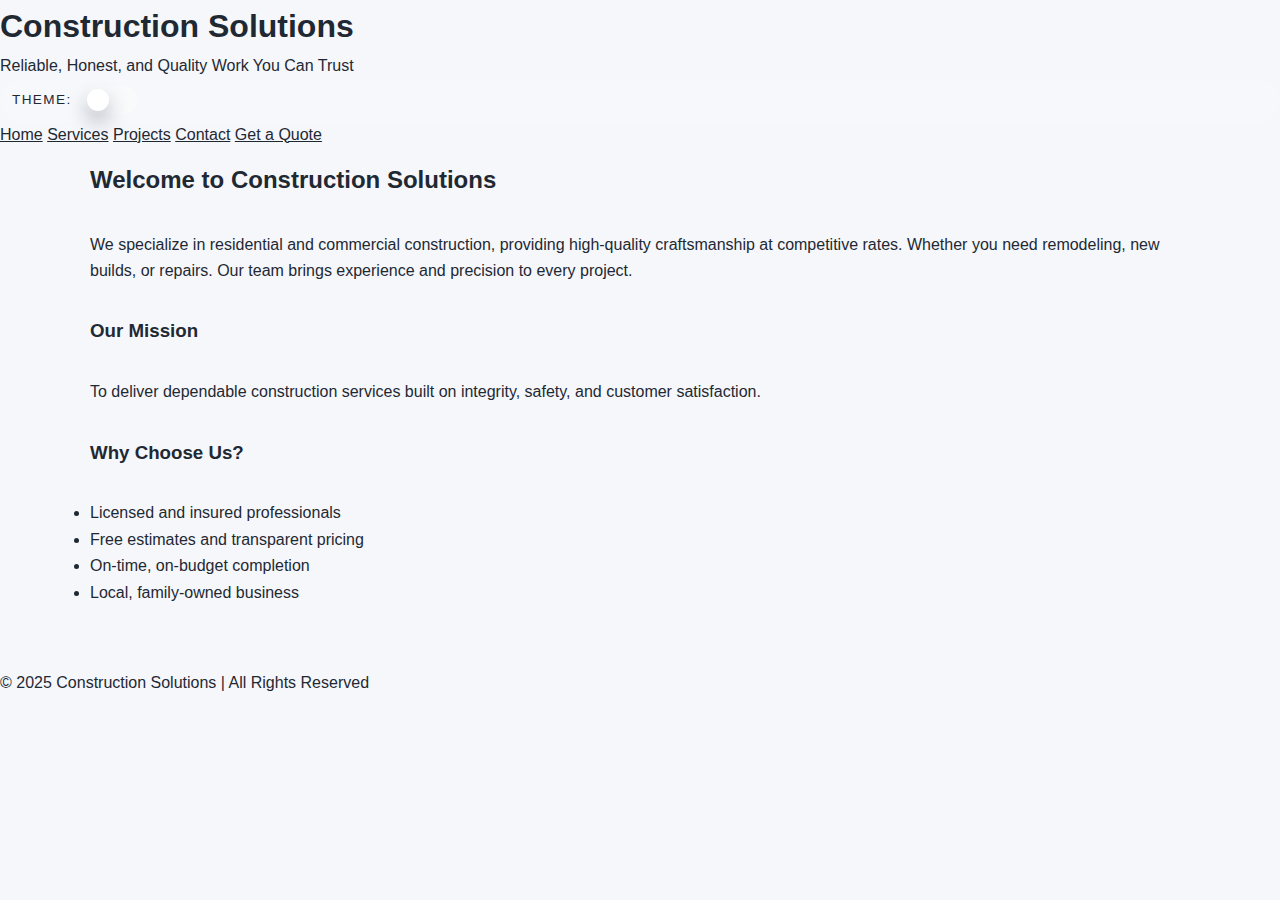
<file: index.html>
<!DOCTYPE html>
<html lang="en">

<head>
    <meta charset="UTF-8">
    <meta name="viewport" content="width=device-width, initial-scale=1.0">
    <title>Construction Solutions</title>
    <link rel="stylesheet" href="style.css">
</head>
<!--Git Commit/Push Test-Luis-->
<body>
    <header>
        <h1>Construction Solutions</h1>
        <p>Reliable, Honest, and Quality Work You Can Trust</p>
        <div class="theme-toggle">
            <span class="toggle-label">Theme:</span>
            <label class="switch">
                <input type="checkbox" id="themeSwitch" aria-label="Toggle dark mode">
                <span class="slider"></span>
            </label>
        </div>
    </header>

    <nav>
        <a href="index.html">Home</a>
        <a href="services.html">Services</a>
        <a href="projects.html">Projects</a>
        <a href="contact.html">Contact</a>
        <a href="quote.html">Get a Quote</a>
    </nav>

    <main>
        <h2>Welcome to Construction Solutions</h2>
        <p>
            We specialize in residential and commercial construction, providing high-quality craftsmanship at
            competitive rates.
            Whether you need remodeling, new builds, or repairs. Our team brings experience and precision to every
            project.
        </p>

        <h3>Our Mission</h3>
        <p>To deliver dependable construction services built on integrity, safety, and customer satisfaction.</p>

        <h3>Why Choose Us?</h3>
        <ul>
            <li>Licensed and insured professionals</li>
            <li>Free estimates and transparent pricing</li>
            <li>On-time, on-budget completion</li>
            <li>Local, family-owned business</li>
        </ul>
    </main>

    <footer>
        <p>&copy; 2025 Construction Solutions | All Rights Reserved</p>
    </footer>

    <script src="script.js"></script>
</body>

</html>
</file>
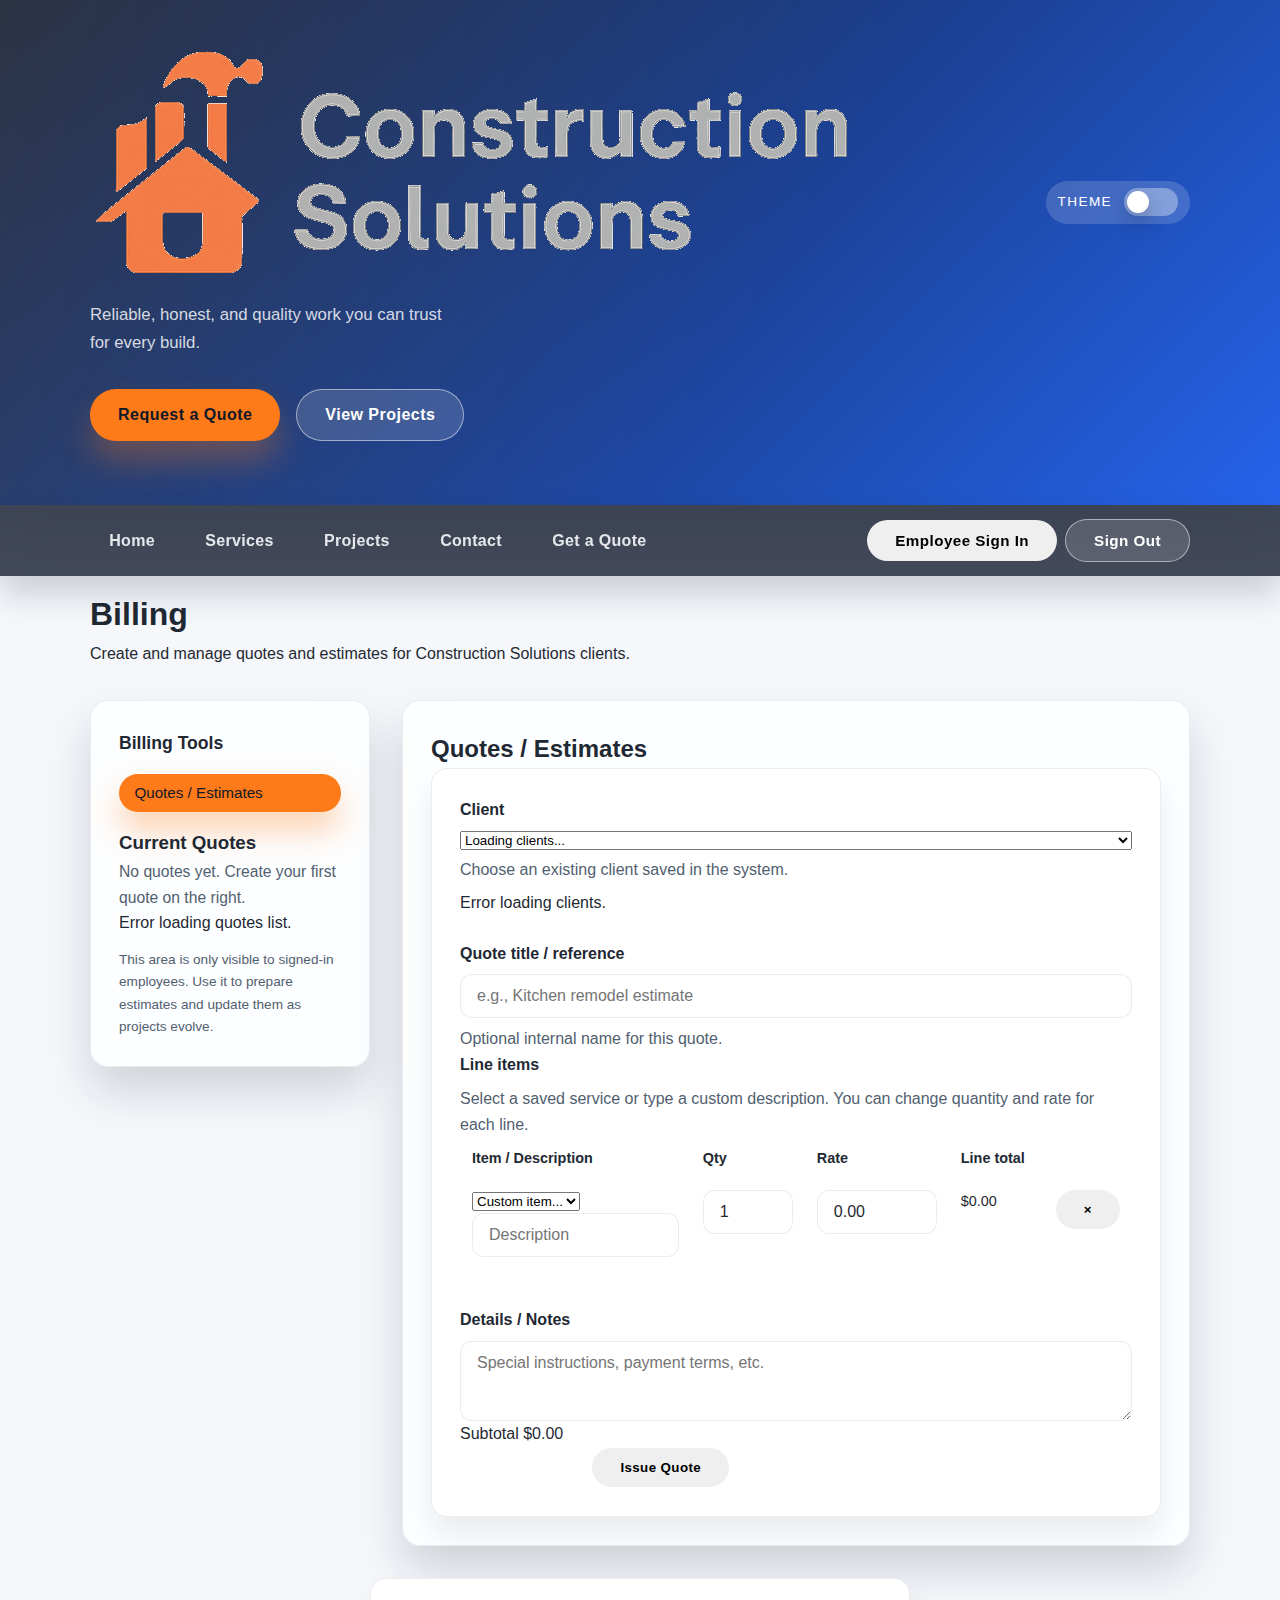
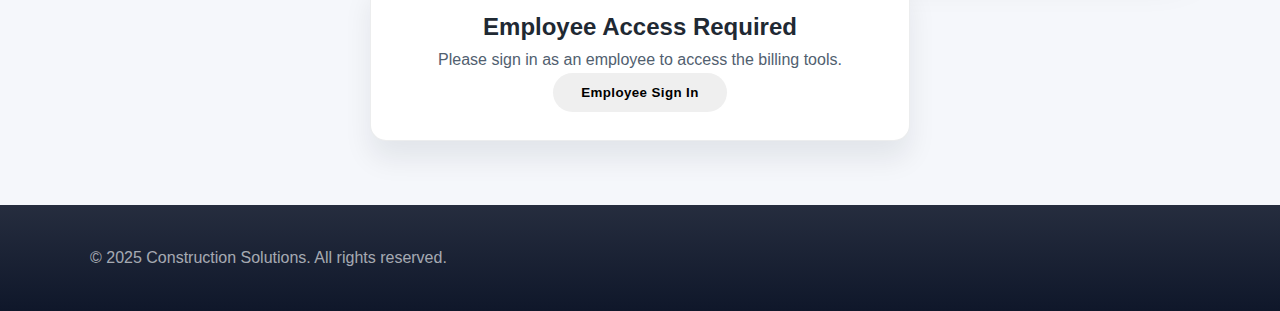
<file: billing.html>
<!DOCTYPE html>
<html lang="en">
<head>
    <meta charset="UTF-8">
    <title>Billing | Construction Solutions</title>
    <link rel="stylesheet" href="style.css">
</head>
<body>
    <!-- Header / Nav -->
    <header class="site-header">
    <div class="header-inner">
        <div class="header-bar">
            <div class="branding">
                <img src="constructionSolutionsLogoT.png" alt="Construction Solutions Logo">
                <p class="tagline">Reliable, honest, and quality work you can trust for every build.</p>
            </div>

            <div class="theme-toggle">
                <span class="toggle-label">Theme</span>
                <label class="switch">
                    <input type="checkbox" id="themeSwitch" aria-label="Toggle dark mode">
                    <span class="slider"></span>
                </label>
            </div>
        </div>

        <div class="header-cta">
            <a class="btn primary" href="quote.html">Request a Quote</a>
            <a class="btn secondary" href="projects.html">View Projects</a>
        </div>
    </div>
</header>

<nav class="site-nav">
    <div class="nav-inner">
        <div class="nav-links">
            <a href="index.html">Home</a>
            <a href="services.html">Services</a>
            <a href="projects.html">Projects</a>
            <a href="contact.html">Contact</a>
            <a href="quote.html">Get a Quote</a>
            <a href="employee-dashboard.html" data-auth-link>Employee Dashboard</a>
            <a href="billing.html" class="active" data-auth-link>Billing</a>
        </div>

        <div class="nav-actions">
            <span class="auth-status" data-auth-status hidden>Signed in</span>
            <button class="btn nav-auth" type="button" data-open-auth>Employee Sign In</button>
            <button class="btn nav-auth secondary" type="button" data-sign-out hidden>Sign Out</button>
        </div>
    </div>
</nav>

    <!-- Auth overlay -->
    <div class="auth-overlay" data-auth-overlay hidden>
        <div class="auth-modal">
            <button class="auth-close" type="button" data-close-auth>&times;</button>
            <h2>Employee Sign In</h2>
            <p class="auth-note">
                Use the credentials provided in class to access the employee tools.
            </p>
            <form class="auth-form" data-auth-form>
                <label>
                    <span>Email</span>
                    <input type="email" name="email" required placeholder="you@example.com">
                </label>
                <label>
                    <span>Password</span>
                    <input type="password" name="password" required placeholder="********">
                </label>
                <button class="btn full-width" type="submit">Sign In</button>
            </form>
        </div>
    </div>

    <main>
        <!-- Small hero -->
        <section class="hero hero-small">
            <div class="container">
                <h1>Billing</h1>
                <p class="hero-subtitle">
                    Create and manage quotes and estimates for Construction Solutions clients.
                </p>
            </div>
        </section>

        <!-- EMPLOYEE-ONLY CONTENT -->
        <section class="section" data-auth-only>
            <div class="container">
                <div class="billing-layout">
                    <aside class="billing-sidebar">
                        <h2>Billing Tools</h2>

                        <!-- We keep a single "Quotes / Estimates" header, no invoice tab -->
                        <ul class="billing-menu">
                            <li>
                                <button type="button"
                                        class="billing-tab active"
                                        data-billing-tab="quotes">
                                    Quotes / Estimates
                                </button>
                            </li>
                        </ul>

                        <!-- Quotes list (sidebar) -->
                        <div class="billing-sidebar-section" data-sidebar="quotes">
                            <h3>Current Quotes</h3>
                            <p id="billing-quotes-empty" class="muted">
                                No quotes yet. Create your first quote on the right.
                            </p>
                            <div class="form-error" id="billing-quotes-error" hidden></div>
                            <ul id="billing-quotes-list" class="billing-quote-list"></ul>
                        </div>

                        <p class="billing-note">
                            This area is only visible to signed-in employees. Use it to prepare
                            estimates and update them as projects evolve.
                        </p>
                    </aside>

                    <div class="billing-content">
                        <!-- QUOTES PANEL ONLY -->
                        <section class="billing-panel" data-billing-panel="quotes">
                            <h2>Quotes / Estimates</h2>

                            <div class="card">
                                <!-- TOP: client + quote meta -->
                                <div class="form-grid two-columns">
                                    <div class="field">
                                        <label for="billing-client-select">Client</label>
                                        <select id="billing-client-select">
                                            <option value="">Loading clients...</option>
                                        </select>
                                        <p class="form-hint">
                                            Choose an existing client saved in the system.
                                        </p>
                                        <div class="form-error" id="billing-clients-error" hidden></div>
                                    </div>

                                    <div class="field">
                                        <label for="billing-quote-title">Quote title / reference</label>
                                        <input
                                            type="text"
                                            id="billing-quote-title"
                                            placeholder="e.g., Kitchen remodel estimate"
                                        >
                                        <p class="form-hint">
                                            Optional internal name for this quote.
                                        </p>
                                    </div>
                                </div>

                                <!-- LINE ITEMS -->
                                <div class="quote-items-header">
                                    <div class="field">
                                        <label>Line items</label>
                                        <p class="form-hint">
                                            Select a saved service or type a custom description.
                                            You can change quantity and rate for each line.
                                        </p>
                                    </div>
                                </div>

                                <div class="table-wrapper">
                                    <table class="job-table billing-table">
                                        <thead>
                                            <tr>
                                                <th style="width: 45%;">Item / Description</th>
                                                <th style="width: 10%;">Qty</th>
                                                <th style="width: 15%;">Rate</th>
                                                <th style="width: 15%;">Line total</th>
                                                <th style="width: 5%;"></th>
                                            </tr>
                                        </thead>
                                        <tbody id="billing-items-body">
                                            <!-- JS will insert rows here -->
                                        </tbody>
                                    </table>
                                </div>

                                <button type="button"
                                        class="btn secondary"
                                        id="billing-add-item">
                                    + Add line item
                                </button>

                                <!-- NOTES + TOTAL -->
                                <div class="quote-footer">
                                    <div class="field">
                                        <label for="billing-notes">Details / Notes</label>
                                        <textarea
                                            id="billing-notes"
                                            rows="3"
                                            placeholder="Special instructions, payment terms, etc."></textarea>
                                    </div>

                                    <div class="quote-summary">
                                        <div class="quote-total-row">
                                            <span>Subtotal</span>
                                            <span id="billing-subtotal">$0.00</span>
                                        </div>
                                    </div>
                                </div>

                                <!-- ACTIONS (quotes only; no convert button) -->
                                <div class="billing-actions">
                                    <button type="button"
                                            class="btn secondary"
                                            id="billing-save-draft">
                                        Save Draft
                                    </button>
                                    <button type="button"
                                            class="btn"
                                            id="billing-issue-quote">
                                        Issue Quote
                                    </button>
                                </div>
                            </div>
                        </section>
                    </div>
                </div>
            </div>
        </section>

        <!-- GUEST VIEW (if not signed in) -->
        <section class="section" data-auth-guest-only>
            <div class="container">
                <div class="card notice-card">
                    <h2>Employee Access Required</h2>
                    <p>
                        Please sign in as an employee to access the billing tools.
                    </p>
                    <button class="btn" type="button" data-open-auth>Employee Sign In</button>
                </div>
            </div>
        </section>
    </main>

    <footer class="site-footer">
        <div class="container footer-inner">
            <p>&copy; 2025 Construction Solutions. All rights reserved.</p>
        </div>
    </footer>

    <script src="script.js"></script>
    <script src="billing.js"></script>
</body>
</html>
</file>
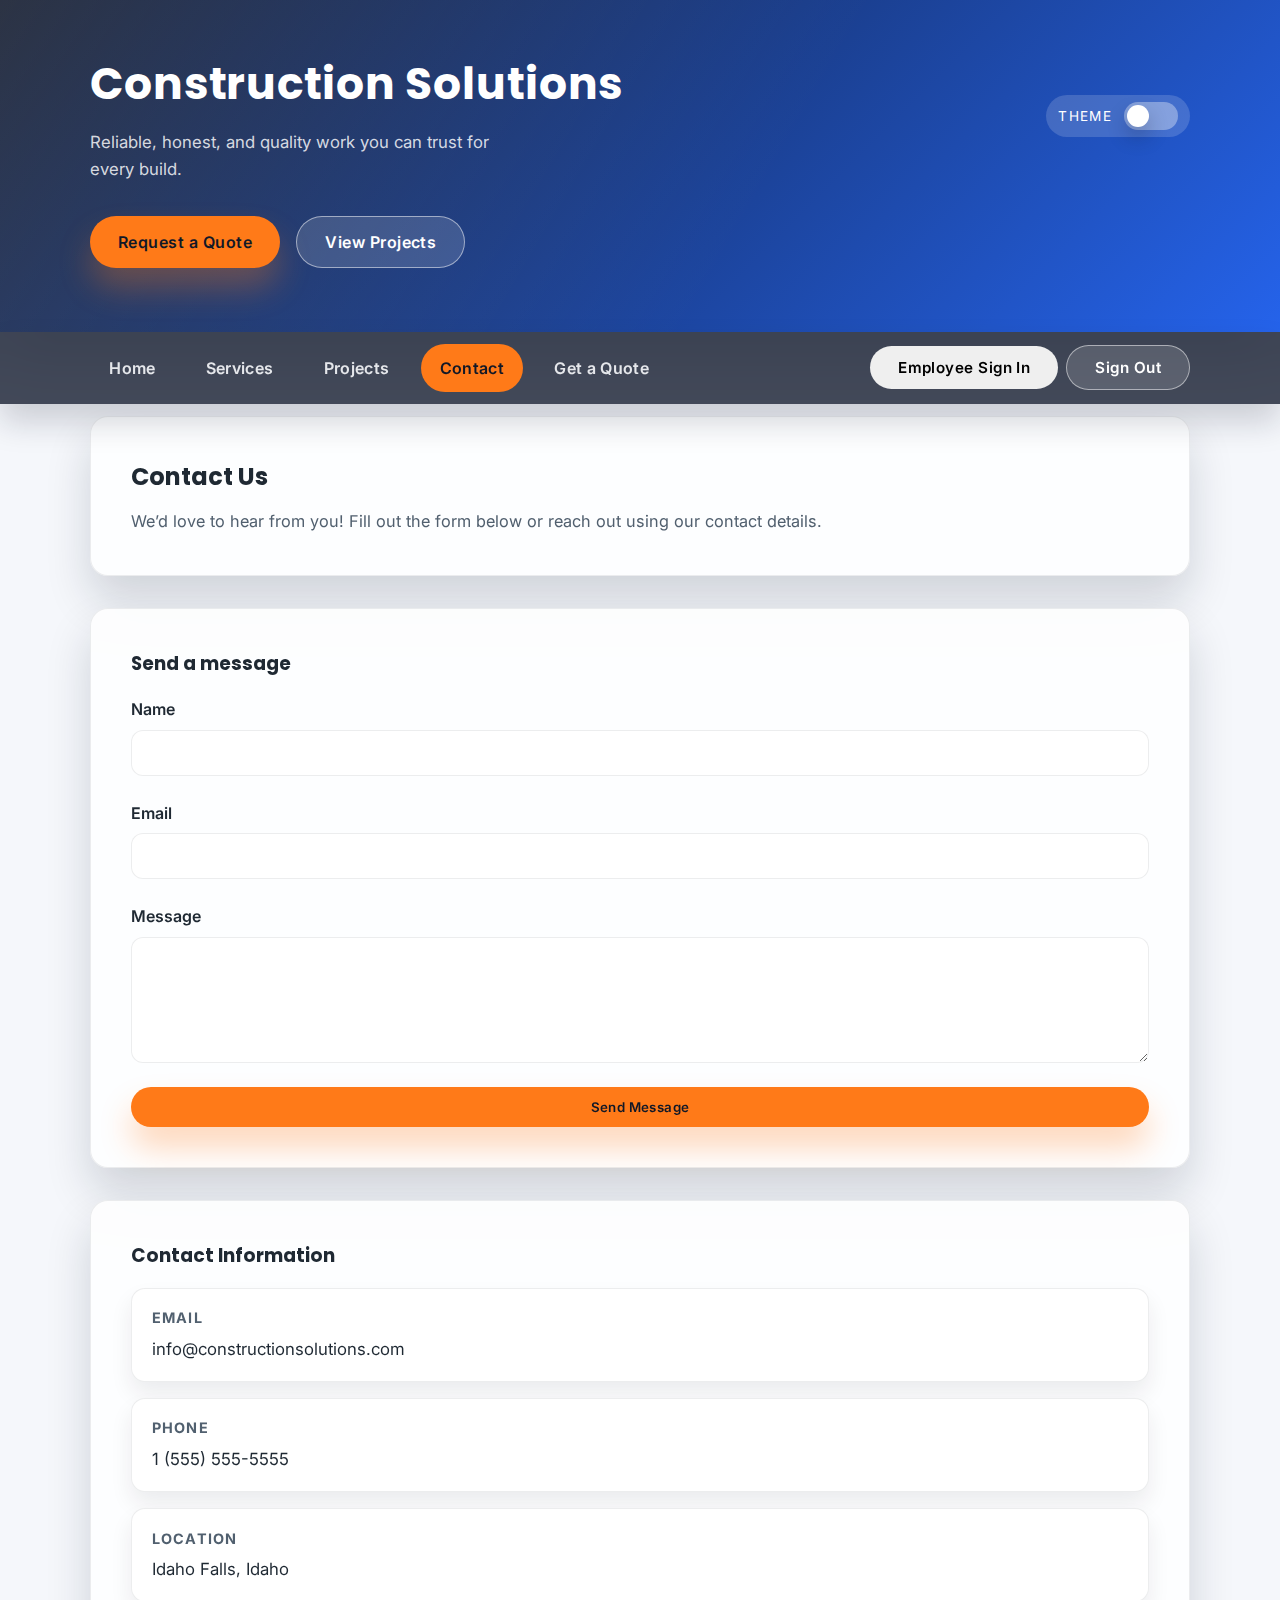
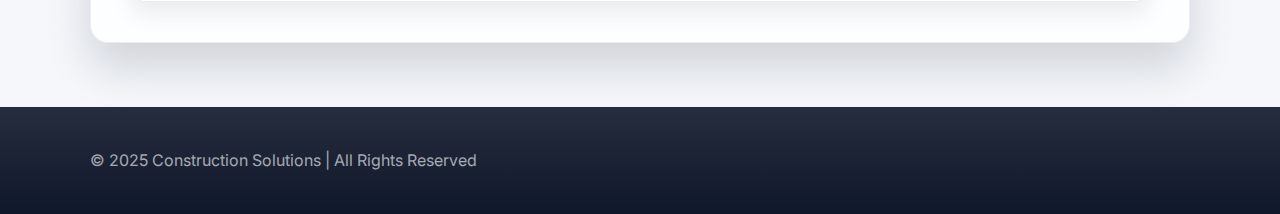
<file: contact.html>
<!DOCTYPE html>
<html lang="en">

<head>
    <meta charset="UTF-8">
    <meta name="viewport" content="width=device-width, initial-scale=1.0">
    <title>Contact Us - Construction Solutions</title>
    <link rel="preconnect" href="https://fonts.googleapis.com">
    <link rel="preconnect" href="https://fonts.gstatic.com" crossorigin>
    <link
        href="https://fonts.googleapis.com/css2?family=Inter:wght@400;500;600;700&family=Poppins:wght@500;600&display=swap"
        rel="stylesheet">
    <link rel="stylesheet" href="style.css">
</head>

<body>
    <header class="site-header">
        <div class="header-inner">
            <div class="header-bar">
                <div class="branding">
                    <h1>Construction Solutions</h1>
                    <p class="tagline">Reliable, honest, and quality work you can trust for every build.</p>
                </div>
                <div class="theme-toggle">
                    <span class="toggle-label">Theme</span>
                    <label class="switch">
                        <input type="checkbox" id="themeSwitch" aria-label="Toggle dark mode">
                        <span class="slider"></span>
                    </label>
                </div>
            </div>
            <div class="header-cta">
                <a class="btn primary" href="quote.html">Request a Quote</a>
                <a class="btn secondary" href="projects.html">View Projects</a>
            </div>
        </div>
    </header>

    <nav class="site-nav">
        <div class="nav-inner">
            <div class="nav-links">
                <a href="index.html">Home</a>
                <a href="services.html">Services</a>
                <a href="projects.html">Projects</a>
                <a class="active" href="contact.html">Contact</a>
                <a href="quote.html">Get a Quote</a>
                <a class="employee-link" href="employee-dashboard.html" data-auth-link hidden>Employee Dashboard</a>
            </div>
            <div class="nav-actions">
                <span class="auth-status" data-auth-status hidden>Signed in</span>
                <button class="btn nav-auth" type="button" data-open-auth>Employee Sign In</button>
                <button class="btn nav-auth secondary" type="button" data-sign-out hidden>Sign Out</button>
            </div>
        </div>
    </nav>

    <div class="auth-overlay" id="authOverlay" aria-hidden="true">
        <div class="auth-modal" role="dialog" aria-modal="true" aria-labelledby="authTitle">
            <button class="auth-close" type="button" data-close-auth aria-label="Close sign in form">&times;</button>
            <h3 id="authTitle">Employee Sign In</h3>
            <p class="auth-copy">Access schedules, punch lists, and updates from the employee dashboard.</p>
            <form id="authForm">
                <div class="form-grid">
                    <div class="field">
                        <label for="authEmail">Work Email</label>
                        <input type="email" id="authEmail" name="email" autocomplete="username"
                            placeholder="you@constructionsolutions.com" required>
                    </div>
                    <div class="field">
                        <label for="authCode">Access Code</label>
                        <input type="password" id="authCode" name="accessCode" autocomplete="current-password"
                            placeholder="Enter your access code" required>
                        <p class="form-help">Demo access code: <strong>classtest</strong></p>
                    </div>
                </div>
                <p class="auth-feedback" data-auth-feedback role="alert"></p>
                <button class="btn primary" type="submit">Sign In</button>
            </form>
        </div>
    </div>

    <main>
        <section class="panel intro">
            <h2>Contact Us</h2>
            <p>We’d love to hear from you! Fill out the form below or reach out using our contact details.</p>
        </section>

        <section class="panel">
            <h3>Send a message</h3>
            <form action="#" method="post" class="form-grid">
                <div class="field">
                    <label for="name">Name</label>
                    <input type="text" id="name" name="name" required>
                </div>
                <div class="field">
                    <label for="email">Email</label>
                    <input type="email" id="email" name="email" required>
                </div>
                <div class="field">
                    <label for="message">Message</label>
                    <textarea id="message" name="message" rows="5" required></textarea>
                </div>
                <button class="btn primary" type="submit">Send Message</button>
            </form>
        </section>

        <section class="panel">
            <h3>Contact Information</h3>
            <ul class="detail-list">
                <li>
                    <strong>Email</strong>
                    <span>info@constructionsolutions.com</span>
                </li>
                <li>
                    <strong>Phone</strong>
                    <span>1 (555) 555-5555</span>
                </li>
                <li>
                    <strong>Location</strong>
                    <span>Idaho Falls, Idaho</span>
                </li>
            </ul>
        </section>
    </main>

    <footer class="site-footer">
        <div class="footer-inner">
            <p>&copy; 2025 Construction Solutions | All Rights Reserved</p>
        </div>
    </footer>

    <script src="script.js"></script>
</body>

</html>
</file>
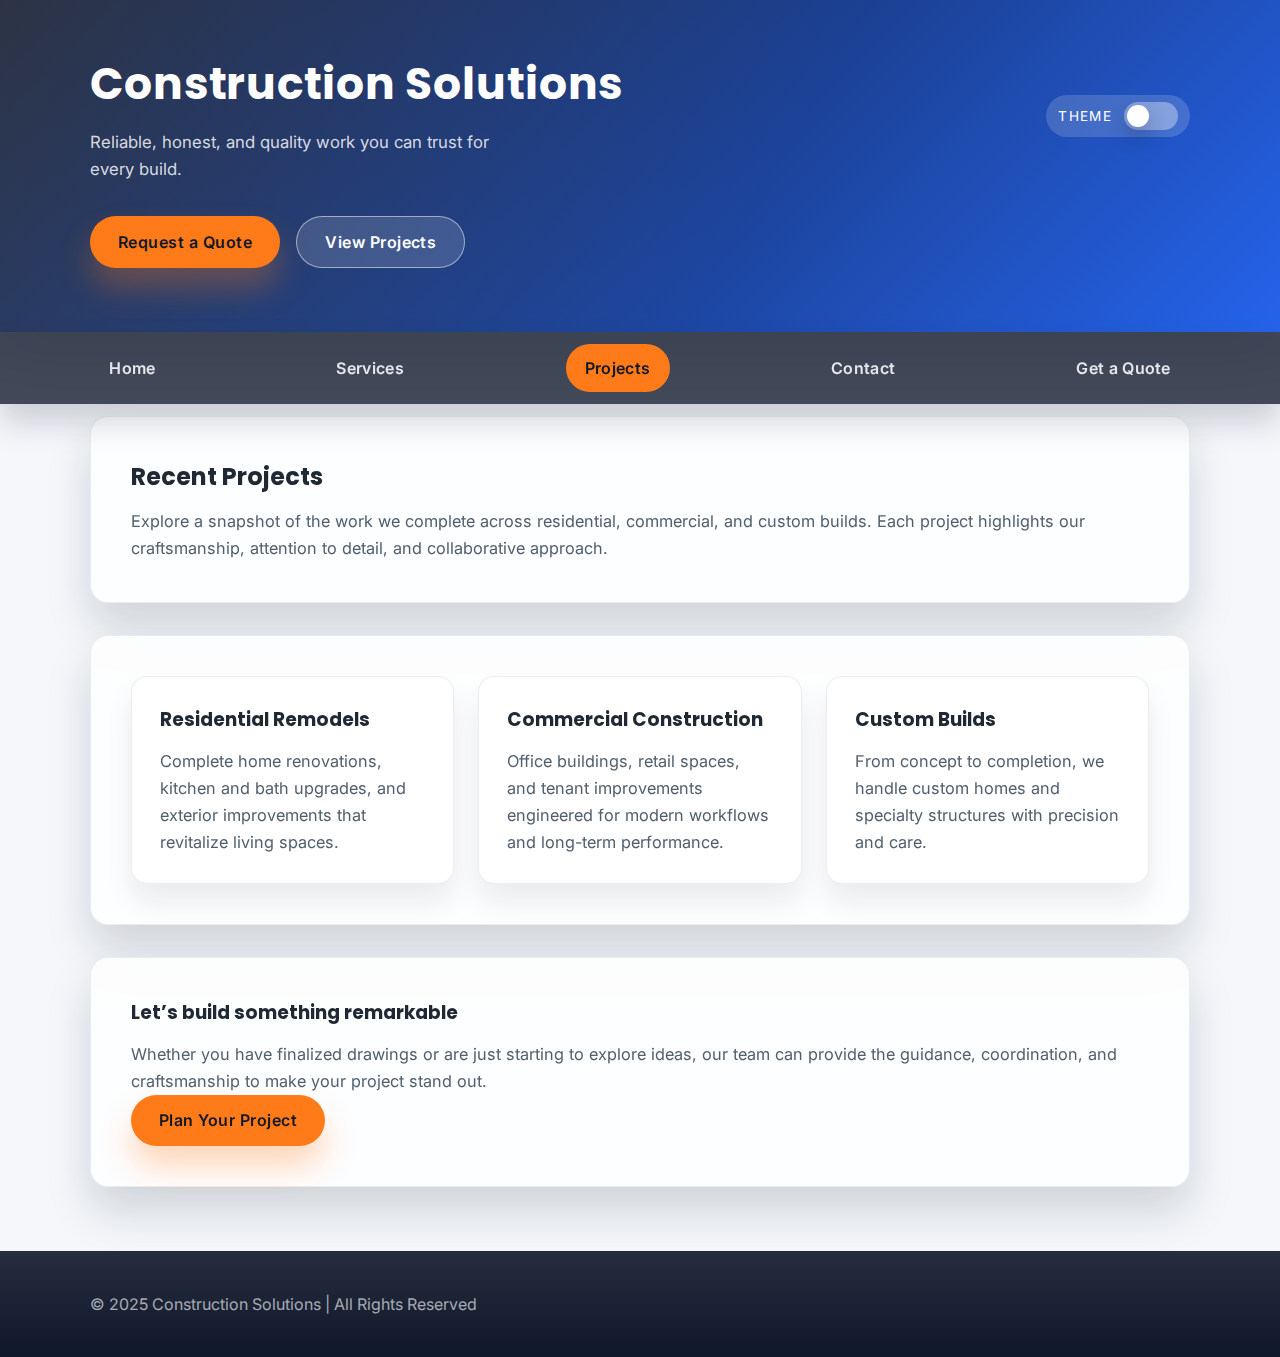
<file: projects.html>
<!DOCTYPE html>
<html lang="en">

<head>
    <meta charset="UTF-8">
    <meta name="viewport" content="width=device-width, initial-scale=1.0">
    <title>Projects - Construction Solutions</title>
    <link rel="preconnect" href="https://fonts.googleapis.com">
    <link rel="preconnect" href="https://fonts.gstatic.com" crossorigin>
    <link
        href="https://fonts.googleapis.com/css2?family=Inter:wght@400;500;600;700&family=Poppins:wght@500;600&display=swap"
        rel="stylesheet">
    <link rel="stylesheet" href="style.css">
</head>

<body>
    <header class="site-header">
        <div class="header-inner">
            <div class="header-bar">
                <div class="branding">
                    <h1>Construction Solutions</h1>
                    <p class="tagline">Reliable, honest, and quality work you can trust for every build.</p>
                </div>
                <div class="theme-toggle">
                    <span class="toggle-label">Theme</span>
                    <label class="switch">
                        <input type="checkbox" id="themeSwitch" aria-label="Toggle dark mode">
                        <span class="slider"></span>
                    </label>
                </div>
            </div>
            <div class="header-cta">
                <a class="btn primary" href="quote.html">Request a Quote</a>
                <a class="btn secondary" href="projects.html">View Projects</a>
            </div>
        </div>
    </header>

    <nav class="site-nav">
        <div class="nav-inner">
            <a href="index.html">Home</a>
            <a href="services.html">Services</a>
            <a class="active" href="projects.html">Projects</a>
            <a href="contact.html">Contact</a>
            <a href="quote.html">Get a Quote</a>
        </div>
    </nav>

    <main>
        <section class="panel intro">
            <h2>Recent Projects</h2>
            <p>
                Explore a snapshot of the work we complete across residential, commercial, and custom builds. Each
                project highlights our craftsmanship, attention to detail, and collaborative approach.
            </p>
        </section>

        <section class="panel">
            <div class="card-grid">
                <article class="card">
                    <h3>Residential Remodels</h3>
                    <p>Complete home renovations, kitchen and bath upgrades, and exterior improvements that revitalize
                        living spaces.</p>
                </article>
                <article class="card">
                    <h3>Commercial Construction</h3>
                    <p>Office buildings, retail spaces, and tenant improvements engineered for modern workflows and
                        long-term performance.</p>
                </article>
                <article class="card">
                    <h3>Custom Builds</h3>
                    <p>From concept to completion, we handle custom homes and specialty structures with precision and
                        care.</p>
                </article>
            </div>
        </section>

        <section class="panel">
            <h3>Let’s build something remarkable</h3>
            <p>
                Whether you have finalized drawings or are just starting to explore ideas, our team can provide the
                guidance, coordination, and craftsmanship to make your project stand out.
            </p>
            <a class="btn primary" href="quote.html">Plan Your Project</a>
        </section>
    </main>

    <footer class="site-footer">
        <div class="footer-inner">
            <p>&copy; 2025 Construction Solutions | All Rights Reserved</p>
        </div>
    </footer>

    <script src="script.js"></script>
</body>

</html>
</file>
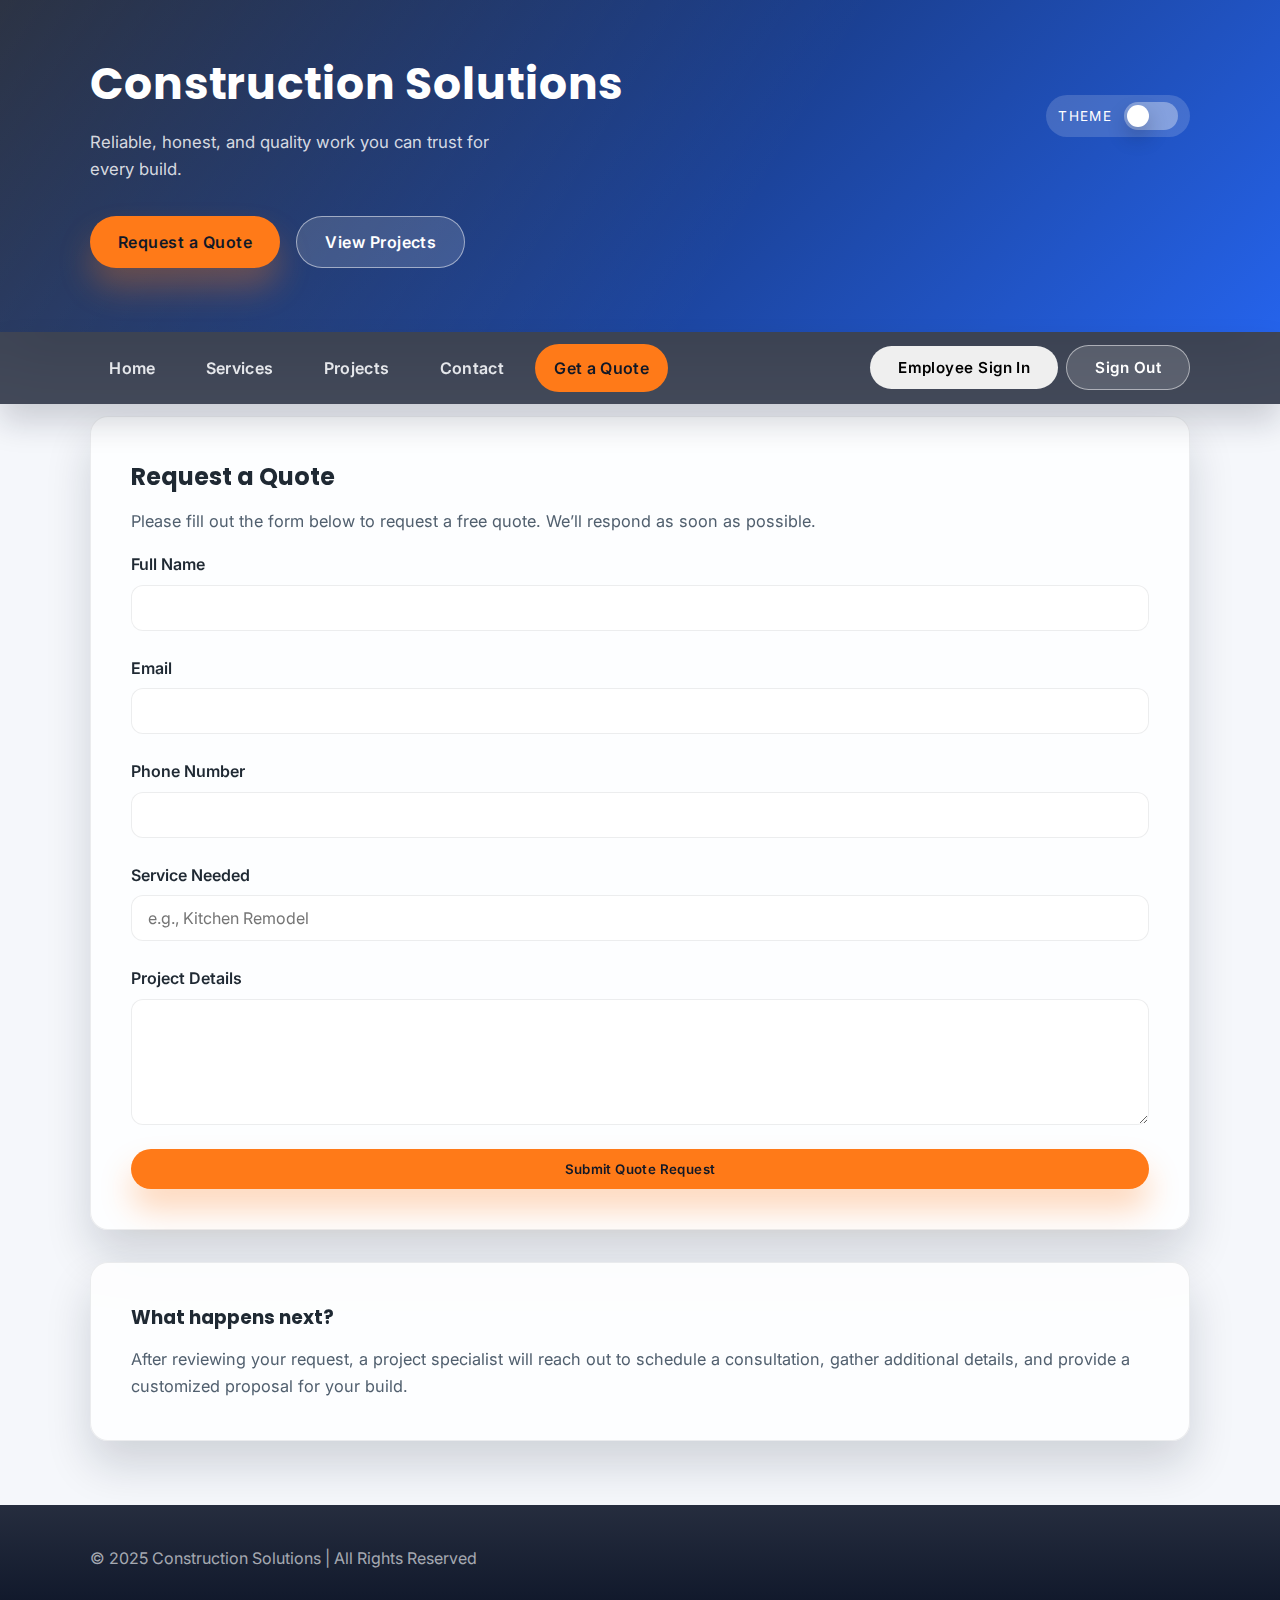
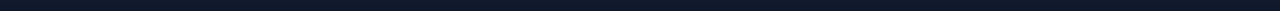
<file: quote.html>
<!DOCTYPE html>
<html lang="en">

<head>
    <meta charset="UTF-8">
    <meta name="viewport" content="width=device-width, initial-scale=1.0">
    <title>Request a Quote - Construction Solutions</title>
    <link rel="preconnect" href="https://fonts.googleapis.com">
    <link rel="preconnect" href="https://fonts.gstatic.com" crossorigin>
    <link
        href="https://fonts.googleapis.com/css2?family=Inter:wght@400;500;600;700&family=Poppins:wght@500;600&display=swap"
        rel="stylesheet">
    <link rel="stylesheet" href="style.css">
</head>

<body>
    <header class="site-header">
        <div class="header-inner">
            <div class="header-bar">
                <div class="branding">
                    <h1>Construction Solutions</h1>
                    <p class="tagline">Reliable, honest, and quality work you can trust for every build.</p>
                </div>
                <div class="theme-toggle">
                    <span class="toggle-label">Theme</span>
                    <label class="switch">
                        <input type="checkbox" id="themeSwitch" aria-label="Toggle dark mode">
                        <span class="slider"></span>
                    </label>
                </div>
            </div>
            <div class="header-cta">
                <a class="btn primary" href="quote.html">Request a Quote</a>
                <a class="btn secondary" href="projects.html">View Projects</a>
            </div>
        </div>
    </header>

    <nav class="site-nav">
        <div class="nav-inner">
            <div class="nav-links">
                <a href="index.html">Home</a>
                <a href="services.html">Services</a>
                <a href="projects.html">Projects</a>
                <a href="contact.html">Contact</a>
                <a class="active" href="quote.html">Get a Quote</a>
                <a class="employee-link" href="employee-dashboard.html" data-auth-link hidden>Employee Dashboard</a>
            </div>
            <div class="nav-actions">
                <span class="auth-status" data-auth-status hidden>Signed in</span>
                <button class="btn nav-auth" type="button" data-open-auth>Employee Sign In</button>
                <button class="btn nav-auth secondary" type="button" data-sign-out hidden>Sign Out</button>
            </div>
        </div>
    </nav>

    <div class="auth-overlay" id="authOverlay" aria-hidden="true">
        <div class="auth-modal" role="dialog" aria-modal="true" aria-labelledby="authTitle">
            <button class="auth-close" type="button" data-close-auth aria-label="Close sign in form">&times;</button>
            <h3 id="authTitle">Employee Sign In</h3>
            <p class="auth-copy">Access schedules, punch lists, and updates from the employee dashboard.</p>
            <form id="authForm">
                <div class="form-grid">
                    <div class="field">
                        <label for="authEmail">Work Email</label>
                        <input type="email" id="authEmail" name="email" autocomplete="username"
                            placeholder="you@constructionsolutions.com" required>
                    </div>
                    <div class="field">
                        <label for="authCode">Access Code</label>
                        <input type="password" id="authCode" name="accessCode" autocomplete="current-password"
                            placeholder="Enter your access code" required>
                        <p class="form-help">Demo access code: <strong>buildsafe</strong></p>
                    </div>
                </div>
                <p class="auth-feedback" data-auth-feedback role="alert"></p>
                <button class="btn primary" type="submit">Sign In</button>
            </form>
        </div>
    </div>

    <main>
        <section class="panel">
            <h2>Request a Quote</h2>
            <p>Please fill out the form below to request a free quote. We’ll respond as soon as possible.</p>
            <form action="submit.php" method="post" class="form-grid">
                <div class="field">
                    <label for="name">Full Name</label>
                    <input type="text" id="name" name="name" required>
                </div>
                <div class="field">
                    <label for="email">Email</label>
                    <input type="email" id="email" name="email" required>
                </div>
                <div class="field">
                    <label for="phone">Phone Number</label>
                    <input type="tel" id="phone" name="phone">
                </div>
                <div class="field">
                    <label for="service">Service Needed</label>
                    <input type="text" id="service" name="service" placeholder="e.g., Kitchen Remodel">
                </div>
                <div class="field">
                    <label for="details">Project Details</label>
                    <textarea id="details" name="details" rows="5"></textarea>
                </div>
                <button class="btn primary" type="submit">Submit Quote Request</button>
            </form>
        </section>

        <section class="panel">
            <h3>What happens next?</h3>
            <p>
                After reviewing your request, a project specialist will reach out to schedule a consultation, gather
                additional details, and provide a customized proposal for your build.
            </p>
        </section>
    </main>

    <footer class="site-footer">
        <div class="footer-inner">
            <p>&copy; 2025 Construction Solutions | All Rights Reserved</p>
        </div>
    </footer>

    <script src="script.js"></script>
</body>

</html>
</file>
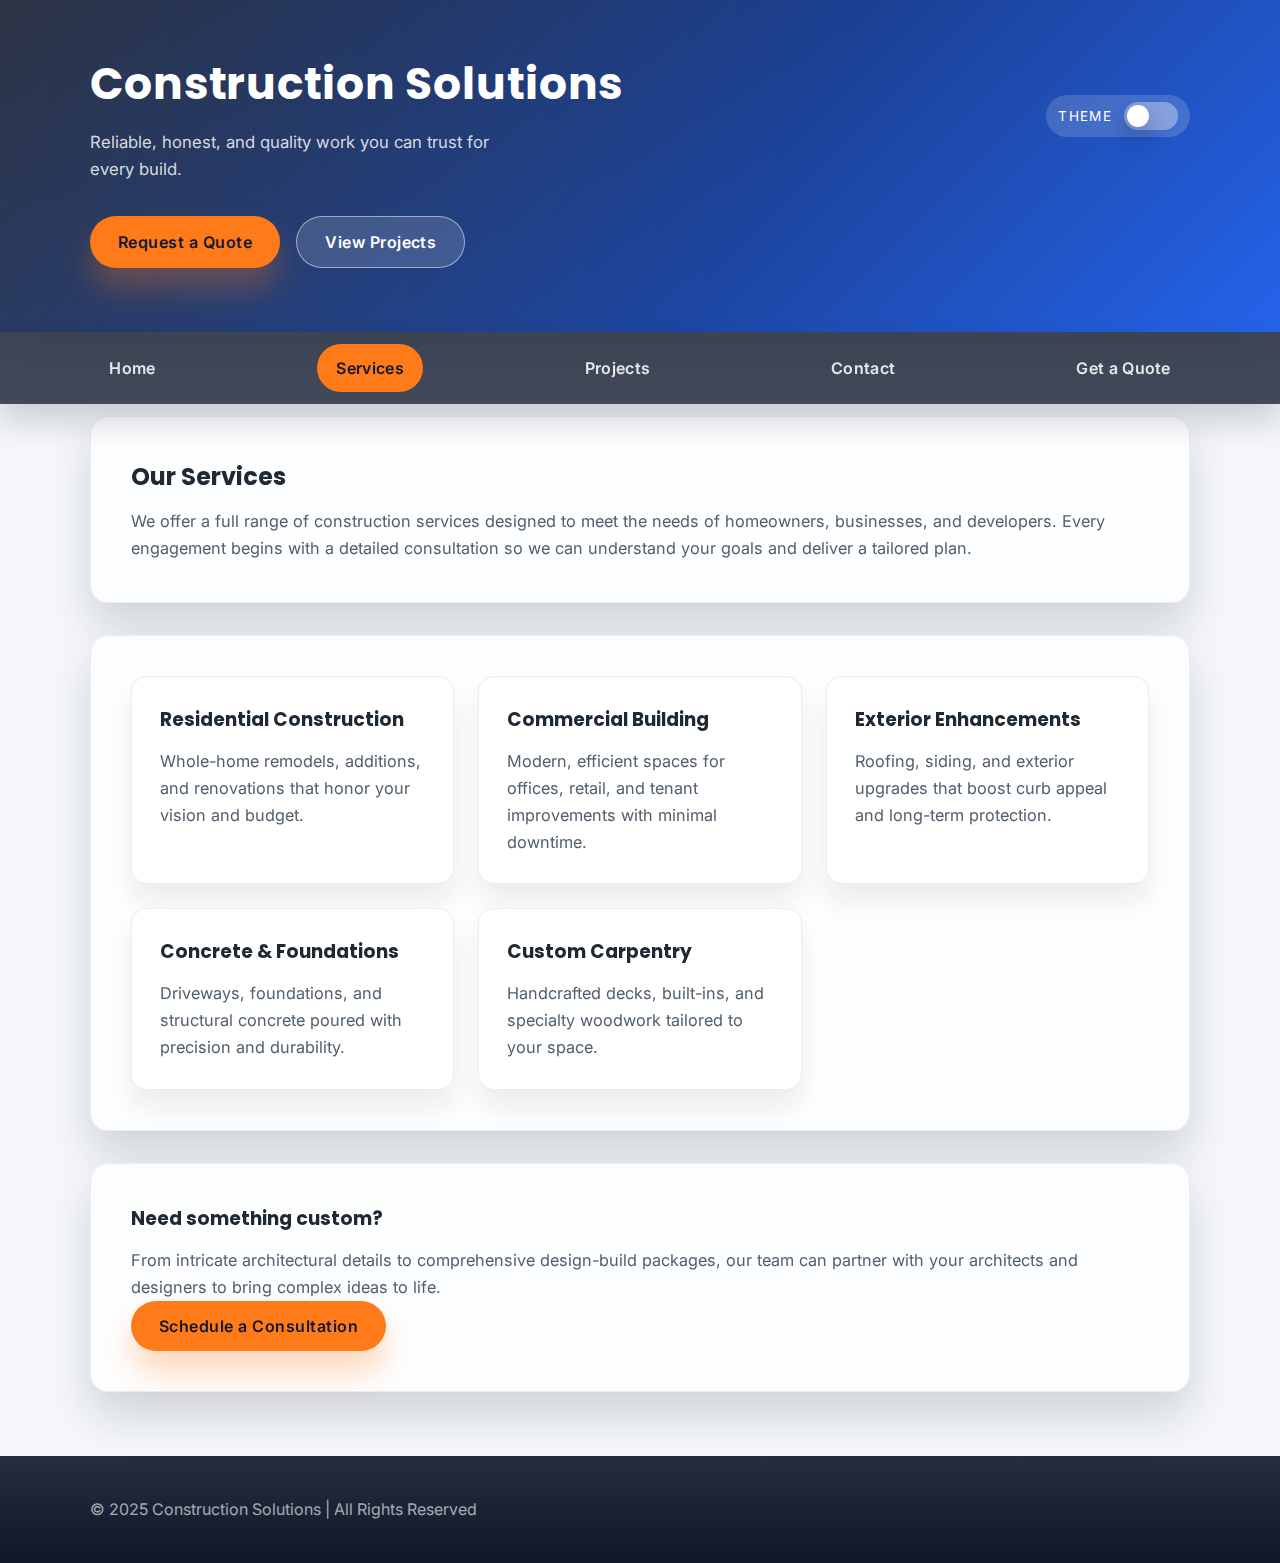
<file: services.html>
<!DOCTYPE html>
<html lang="en">

<head>
    <meta charset="UTF-8">
    <meta name="viewport" content="width=device-width, initial-scale=1.0">
    <title>Services - Construction Solutions</title>
    <link rel="preconnect" href="https://fonts.googleapis.com">
    <link rel="preconnect" href="https://fonts.gstatic.com" crossorigin>
    <link
        href="https://fonts.googleapis.com/css2?family=Inter:wght@400;500;600;700&family=Poppins:wght@500;600&display=swap"
        rel="stylesheet">
    <link rel="stylesheet" href="style.css">
</head>

<body>
    <header class="site-header">
        <div class="header-inner">
            <div class="header-bar">
                <div class="branding">
                    <h1>Construction Solutions</h1>
                    <p class="tagline">Reliable, honest, and quality work you can trust for every build.</p>
                </div>
                <div class="theme-toggle">
                    <span class="toggle-label">Theme</span>
                    <label class="switch">
                        <input type="checkbox" id="themeSwitch" aria-label="Toggle dark mode">
                        <span class="slider"></span>
                    </label>
                </div>
            </div>
            <div class="header-cta">
                <a class="btn primary" href="quote.html">Request a Quote</a>
                <a class="btn secondary" href="projects.html">View Projects</a>
            </div>
        </div>
    </header>

    <nav class="site-nav">
        <div class="nav-inner">
            <a href="index.html">Home</a>
            <a class="active" href="services.html">Services</a>
            <a href="projects.html">Projects</a>
            <a href="contact.html">Contact</a>
            <a href="quote.html">Get a Quote</a>
        </div>
    </nav>

    <main>
        <section class="panel intro">
            <h2>Our Services</h2>
            <p>
                We offer a full range of construction services designed to meet the needs of homeowners, businesses, and
                developers. Every engagement begins with a detailed consultation so we can understand your goals and
                deliver a tailored plan.
            </p>
        </section>

        <section class="panel">
            <div class="card-grid">
                <article class="card">
                    <h3>Residential Construction</h3>
                    <p>Whole-home remodels, additions, and renovations that honor your vision and budget.</p>
                </article>
                <article class="card">
                    <h3>Commercial Building</h3>
                    <p>Modern, efficient spaces for offices, retail, and tenant improvements with minimal downtime.</p>
                </article>
                <article class="card">
                    <h3>Exterior Enhancements</h3>
                    <p>Roofing, siding, and exterior upgrades that boost curb appeal and long-term protection.</p>
                </article>
                <article class="card">
                    <h3>Concrete & Foundations</h3>
                    <p>Driveways, foundations, and structural concrete poured with precision and durability.</p>
                </article>
                <article class="card">
                    <h3>Custom Carpentry</h3>
                    <p>Handcrafted decks, built-ins, and specialty woodwork tailored to your space.</p>
                </article>
            </div>
        </section>

        <section class="panel">
            <h3>Need something custom?</h3>
            <p>
                From intricate architectural details to comprehensive design-build packages, our team can partner with
                your architects and designers to bring complex ideas to life.
            </p>
            <a class="btn primary" href="quote.html">Schedule a Consultation</a>
        </section>
    </main>

    <footer class="site-footer">
        <div class="footer-inner">
            <p>&copy; 2025 Construction Solutions | All Rights Reserved</p>
        </div>
    </footer>

    <script src="script.js"></script>
</body>

</html>
</file>
<file: style.css>
/* Typography & base reset */
* {
    margin: 0;
    padding: 0;
    box-sizing: border-box;
}

:root {
    --bg: #f5f7fb;
    --surface: #ffffff;
    --panel: rgba(255, 255, 255, 0.82);
    --text: #1f2933;
    --muted: #51606f;
    --brand: #ff7a18;
    --brand-strong: #ff5714;
    --nav: rgba(15, 23, 42, 0.78);
    --header: linear-gradient(135deg, #0f172a, #2563eb);
    --shadow: 0 24px 45px rgba(15, 23, 42, 0.16);
    --border: rgba(15, 23, 42, 0.08);
}

.theme-dark {
    --bg: #111827;
    --surface: rgba(17, 24, 39, 0.86);
    --panel: rgba(31, 41, 55, 0.92);
    --text: #f3f4f6;
    --muted: #cbd5f5;
    --brand: #ff8a3d;
    --brand-strong: #ff7030;
    --nav: rgba(15, 23, 42, 0.92);
    --header: linear-gradient(135deg, #111827, #1e3a8a);
    --shadow: 0 18px 40px rgba(8, 12, 24, 0.55);
    --border: rgba(148, 163, 184, 0.25);
}

html {
    font-size: 16px;
}

body {
    font-family: 'Inter', 'Segoe UI', Roboto, sans-serif;
    line-height: 1.65;
    background: var(--bg);
    color: var(--text);
    min-height: 100vh;
    transition: background 0.4s ease, color 0.4s ease;
}

a {
    color: inherit;
}

a:hover {
    color: inherit;
}

.site-header {
    background: var(--header);
    color: #ffffff;
    padding: 3rem 1rem 4rem;
    position: relative;
    overflow: hidden;
    box-shadow: var(--shadow);
}

.site-header::after {
    content: "";
    position: absolute;
    inset: 0;
    background: linear-gradient(120deg, rgba(255, 255, 255, 0.12) 0%, rgba(255, 255, 255, 0) 60%);
    pointer-events: none;
}

.header-inner {
    width: min(1100px, 92vw);
    margin: 0 auto;
    position: relative;
    z-index: 1;
    display: flex;
    flex-direction: column;
    gap: 2rem;
}

.header-bar {
    display: flex;
    flex-wrap: wrap;
    align-items: center;
    gap: 1.5rem;
    justify-content: space-between;
}

.branding h1 {
    font-family: 'Poppins', 'Inter', sans-serif;
    font-size: clamp(2rem, 4vw, 2.75rem);
    letter-spacing: 0.02em;
}

.tagline {
    font-size: 1.05rem;
    margin-top: 0.5rem;
    color: rgba(255, 255, 255, 0.82);
    max-width: 38ch;
}

.header-cta {
    display: flex;
    gap: 1rem;
}

.site-nav {
    position: sticky;
    top: 0;
    z-index: 20;
    background: var(--nav);
    backdrop-filter: blur(16px);
    -webkit-backdrop-filter: blur(16px);
    padding: 0.75rem 0;
    box-shadow: 0 18px 32px rgba(15, 23, 42, 0.18);
}

.nav-inner {
    width: min(1100px, 92vw);
    margin: 0 auto;
    display: flex;
    align-items: center;
    justify-content: space-between;
    gap: 1rem;
    flex-wrap: wrap;
}

.nav-links {
    display: flex;
    align-items: center;
    gap: 0.75rem;
    flex-wrap: wrap;
}

.nav-actions {
    display: flex;
    align-items: center;
    gap: 0.5rem;
    flex-wrap: wrap;
    margin-left: auto;
}

.nav-auth {
    padding: 0.55rem 1.2rem;
    font-size: 0.95rem;
}

.auth-status {
    color: #e5e7eb;
    background: rgba(255, 255, 255, 0.12);
    padding: 0.35rem 0.75rem;
    border-radius: 12px;
    font-weight: 600;
    letter-spacing: 0.02em;
}

.site-nav a {
    color: #e5e7eb;
    text-decoration: none;
    font-weight: 600;
    letter-spacing: 0.02em;
    padding: 0.65rem 1.2rem;
    border-radius: 999px;
    transition: background 0.3s ease, color 0.3s ease, transform 0.3s ease;
}

.site-nav a:hover {
    transform: translateY(-2px);
    background: rgba(255, 255, 255, 0.14);
}

.site-nav a.active {
    background: var(--brand);
    color: #111827;
}

.auth-overlay {
    position: fixed;
    inset: 0;
    background: rgba(15, 23, 42, 0.6);
    display: grid;
    place-items: center;
    padding: 1rem;
    backdrop-filter: blur(6px);
    opacity: 0;
    pointer-events: none;
    transition: opacity 0.25s ease;
    z-index: 50;
}

.auth-overlay.show {
    opacity: 1;
    pointer-events: auto;
}

.auth-modal {
    background: var(--surface);
    color: var(--text);
    width: min(520px, 100%);
    border-radius: 16px;
    padding: 1.75rem;
    box-shadow: 0 28px 60px rgba(15, 23, 42, 0.35);
    border: 1px solid var(--border);
    position: relative;
}

.auth-close {
    position: absolute;
    top: 10px;
    right: 10px;
    background: transparent;
    border: none;
    color: var(--text);
    font-size: 1.5rem;
    cursor: pointer;
}

.auth-copy {
    color: var(--muted);
    margin-bottom: 1rem;
}

.form-help {
    font-size: 0.9rem;
    color: var(--muted);
    margin-top: 0.35rem;
}

.auth-feedback {
    margin: 0.5rem 0 0.75rem;
    font-weight: 600;
}

.auth-feedback.error {
    color: #dc2626;
}

.auth-feedback.success {
    color: #059669;
}

main {
    width: min(1100px, 92vw);
    margin: -2rem auto 4rem;
    padding-top: 2.75rem;
    display: grid;
    gap: 2rem;
    position: relative;
    z-index: 5;
}

.panel {
    background: var(--panel);
    padding: clamp(1.75rem, 4vw, 2.5rem);
    border-radius: 18px;
    box-shadow: var(--shadow);
    backdrop-filter: blur(18px);
    -webkit-backdrop-filter: blur(18px);
    border: 1px solid var(--border);
}

.panel h2,
.panel h3,
.panel h4 {
    font-family: 'Poppins', 'Inter', sans-serif;
    margin-bottom: 0.75rem;
    color: var(--text);
}

.panel p {
    color: var(--muted);
    font-size: 1.02rem;
}

.feature-list {
    list-style: none;
    display: grid;
    gap: 1.25rem;
    margin-top: 1.25rem;
}

.feature-list li {
    background: var(--surface);
    padding: 1.25rem 1.5rem;
    border-radius: 14px;
    border: 1px solid var(--border);
    box-shadow: 0 16px 30px rgba(15, 23, 42, 0.08);
    color: var(--text);
    font-weight: 500;
}

.card-grid {
    display: grid;
    gap: 1.5rem;
    grid-template-columns: repeat(auto-fit, minmax(240px, 1fr));
}

.card {
    background: var(--surface);
    border-radius: 16px;
    padding: 1.75rem;
    border: 1px solid var(--border);
    box-shadow: 0 18px 28px rgba(15, 23, 42, 0.08);
    transition: transform 0.3s ease, box-shadow 0.3s ease;
}

.card:hover {
    transform: translateY(-6px);
    box-shadow: 0 24px 45px rgba(15, 23, 42, 0.14);
}

.card h3 {
    margin-bottom: 0.75rem;
}

.card p {
    color: var(--muted);
}

.btn {
    display: inline-flex;
    align-items: center;
    justify-content: center;
    padding: 0.75rem 1.75rem;
    border-radius: 999px;
    font-weight: 600;
    letter-spacing: 0.03em;
    text-decoration: none;
    transition: transform 0.3s ease, box-shadow 0.3s ease, background 0.3s ease;
    border: none;
    cursor: pointer;
}

.btn.primary {
    background: var(--brand);
    color: #111827;
    box-shadow: 0 20px 32px rgba(255, 122, 24, 0.3);
}

.btn.primary:hover {
    transform: translateY(-3px);
    background: var(--brand-strong);
}

.btn.secondary {
    background: rgba(255, 255, 255, 0.14);
    color: #ffffff;
    border: 1px solid rgba(255, 255, 255, 0.5);
}

.btn.secondary:hover {
    transform: translateY(-3px);
    background: rgba(255, 255, 255, 0.22);
}

form {
    margin-top: 1rem;
}

.form-grid {
    display: grid;
    gap: 1.5rem;
}

.field {
    display: flex;
    flex-direction: column;
    gap: 0.45rem;
}

label {
    font-weight: 600;
    color: var(--text);
}

input,
textarea,
button {
    font-family: inherit;
}

input,
textarea {
    width: 100%;
    padding: 0.75rem 1rem;
    border-radius: 12px;
    border: 1px solid var(--border);
    background: var(--surface);
    color: var(--text);
    font-size: 1rem;
    transition: border 0.3s ease, box-shadow 0.3s ease;
}

input:focus,
textarea:focus {
    outline: none;
    border-color: var(--brand);
    box-shadow: 0 0 0 4px rgba(255, 122, 24, 0.18);
}

form button.btn {
    align-self: flex-start;
}

.detail-list {
    list-style: none;
    display: grid;
    gap: 1rem;
    margin-top: 1rem;
}

.detail-list li {
    display: flex;
    flex-direction: column;
    gap: 0.35rem;
    padding: 1.1rem 1.25rem;
    border-radius: 14px;
    background: var(--surface);
    border: 1px solid var(--border);
    box-shadow: 0 12px 22px rgba(15, 23, 42, 0.08);
}

.detail-list strong {
    font-size: 0.9rem;
    text-transform: uppercase;
    letter-spacing: 0.08em;
    color: var(--muted);
}

.detail-list span {
    font-size: 1.05rem;
    color: var(--text);
}

.assignment-panel .panel-heading {
    display: flex;
    align-items: center;
    justify-content: space-between;
    gap: 1rem;
    flex-wrap: wrap;
    margin-bottom: 1rem;
}

.panel-actions {
    display: flex;
    align-items: center;
    gap: 0.75rem;
}

.pill {
    display: inline-flex;
    align-items: center;
    gap: 0.35rem;
    padding: 0.4rem 0.8rem;
    border-radius: 999px;
    background: rgba(15, 23, 42, 0.08);
    color: var(--text);
    font-weight: 600;
    border: 1px solid var(--border);
}

.pill.small {
    font-size: 0.8rem;
    padding: 0.25rem 0.6rem;
}

.pill.success {
    background: rgba(34, 197, 94, 0.15);
    color: #15803d;
    border-color: rgba(34, 197, 94, 0.4);
}

.pill.error {
    background: rgba(244, 63, 94, 0.15);
    color: #b91c1c;
    border-color: rgba(244, 63, 94, 0.4);
}

.assignment-grid {
    display: grid;
    gap: 1.5rem;
    grid-template-columns: repeat(auto-fit, minmax(300px, 1fr));
}

.assignment-form {
    display: grid;
    gap: 1rem;
}

.list-header {
    display: flex;
    align-items: flex-start;
    justify-content: space-between;
    gap: 1rem;
    margin-bottom: 1rem;
}

.filters {
    display: flex;
    gap: 0.5rem;
    align-items: center;
}

.job-list {
    list-style: none;
    display: grid;
    gap: 0.75rem;
    margin-top: 0.5rem;
}

.job-row {
    padding: 1rem;
    border: 1px solid var(--border);
    border-radius: 14px;
    background: var(--surface);
    display: grid;
    gap: 0.35rem;
    box-shadow: 0 14px 26px rgba(15, 23, 42, 0.08);
}

.job-row strong {
    font-size: 1rem;
}

.job-meta {
    display: flex;
    gap: 0.5rem;
    flex-wrap: wrap;
}

.job-assign-form {
    margin-top: 0.75rem;
    border-top: 1px dashed var(--border);
    padding-top: 0.75rem;
    display: grid;
    gap: 0.75rem;
}

.job-assign-form .form-grid {
    grid-template-columns: repeat(auto-fit, minmax(240px, 1fr));
}

.job-assign-form select[multiple] {
    min-height: 6.5rem;
}

.job-assign-form .form-actions {
    display: flex;
    align-items: center;
    gap: 0.5rem;
    flex-wrap: wrap;
}

.compact-help {
    font-size: 0.9rem;
    margin-bottom: 0.35rem;
}

.badge {
    display: inline-flex;
    align-items: center;
    gap: 0.35rem;
    padding: 0.3rem 0.7rem;
    border-radius: 999px;
    background: rgba(255, 122, 24, 0.12);
    color: var(--brand-strong);
    font-weight: 700;
    font-size: 0.9rem;
    letter-spacing: 0.02em;
}

.badge.neutral {
    background: rgba(15, 23, 42, 0.08);
    color: var(--text);
}

.muted {
    color: var(--muted);
    font-size: 0.98rem;
}

.job-row.loading {
    text-align: center;
    color: var(--muted);
}

.assignment-log .job-row {
    background: linear-gradient(120deg, rgba(255, 122, 24, 0.08), rgba(255, 255, 255, 0.65));
}

.job-row small {
    color: var(--muted);
}

.sr-only {
    position: absolute;
    width: 1px;
    height: 1px;
    padding: 0;
    margin: -1px;
    overflow: hidden;
    clip: rect(0, 0, 0, 0);
    white-space: nowrap;
    border: 0;
}

.alert {
    margin-top: 1rem;
    padding: 1rem 1.25rem;
    border-radius: 12px;
    background: rgba(255, 122, 24, 0.12);
    border: 1px solid rgba(255, 122, 24, 0.3);
    color: var(--text);
}

.employee-panel .employee-panel-content {
    display: flex;
    gap: 1.5rem;
    align-items: center;
    justify-content: space-between;
    flex-wrap: wrap;
}

.employee-actions {
    display: grid;
    gap: 0.5rem;
    justify-items: start;
}

.employee-actions .hint {
    color: var(--muted);
    font-size: 0.95rem;
}

.site-footer {
    background: linear-gradient(180deg, rgba(15, 23, 42, 0.9) 0%, rgba(15, 23, 42, 1) 100%);
    color: #e5e7eb;
    padding: 2.5rem 1rem;
}

.footer-inner {
    width: min(1100px, 92vw);
    margin: 0 auto;
    display: flex;
    flex-wrap: wrap;
    align-items: center;
    justify-content: space-between;
    gap: 1rem;
}

.footer-inner p {
    color: rgba(229, 231, 235, 0.7);
}

.theme-toggle {
    display: flex;
    align-items: center;
    gap: 0.75rem;
    background: rgba(255, 255, 255, 0.16);
    padding: 0.45rem 0.75rem;
    border-radius: 999px;
}

.toggle-label {
    font-size: 0.85rem;
    letter-spacing: 0.1em;
    text-transform: uppercase;
}

.switch {
    position: relative;
    display: inline-block;
    width: 54px;
    height: 28px;
}

.switch input {
    opacity: 0;
    width: 0;
    height: 0;
}

.slider {
    position: absolute;
    cursor: pointer;
    inset: 0;
    background-color: rgba(255, 255, 255, 0.35);
    transition: 0.3s;
    border-radius: 34px;
}

.slider::before {
    position: absolute;
    content: "";
    height: 22px;
    width: 22px;
    left: 3px;
    bottom: 3px;
    background-color: #ffffff;
    transition: 0.3s;
    border-radius: 50%;
    box-shadow: 0 10px 20px rgba(15, 23, 42, 0.3);
}

input:checked + .slider {
    background-color: var(--brand);
}

input:checked + .slider::before {
    transform: translateX(26px);
}

@media (max-width: 768px) {
    .header-bar {
        align-items: flex-start;
    }

    .header-cta {
        flex-wrap: wrap;
    }

    .site-nav {
        top: -1px;
    }

    .nav-inner {
        flex-direction: column;
        align-items: stretch;
    }

    .nav-links {
        justify-content: center;
    }

    .nav-actions {
        width: 100%;
        justify-content: center;
    }
}

@media (max-width: 600px) {
    .site-nav a {
        width: 100%;
        text-align: center;
    }

    .header-inner {
        gap: 1.5rem;
    }

    .theme-toggle {
        align-self: flex-start;
    }

    main {
        margin-top: -2.5rem;
    }
}

/* Job Assignments layout */
.jobs-panel {
    margin-top: 2rem;
}

.jobs-panel h2 {
    margin-bottom: 0.5rem;
}

.jobs-panel > p {
    margin-bottom: 1.5rem;
    max-width: 60rem;
}

/* Reference employee list */
.job-assignment-controls {
    display: flex;
    flex-direction: column;
    gap: 0.5rem;
    margin-bottom: 1.25rem;
    max-width: 20rem;
}

.job-assignment-controls label {
    font-weight: 500;
}

#employeeListPreview {
    width: 100%;
    border-radius: 0.5rem;
    padding: 0.25rem 0.5rem;
    border: 1px solid rgba(255, 255, 255, 0.15);
    background-color: rgba(255, 255, 255, 0.03);
    color: inherit;
    font-size: 0.9rem;
}

#employeeListPreview:focus {
    outline: 2px solid rgba(255, 255, 255, 0.35);
    outline-offset: 2px;
}

.jobs-panel .hint {
    font-size: 0.8rem;
    opacity: 0.8;
}

/* Job table */
.job-table-wrapper {
    margin-top: 0.75rem;
    overflow-x: auto;
}

.job-table {
    width: 100%;
    border-collapse: collapse;
    font-size: 0.9rem;
    table-layout: auto;
}

.job-table thead {
    text-align: left;
}

.job-table th,
.job-table td {
    padding: 0.55rem 0.75rem;
    vertical-align: top;
}

.job-table th {
    font-weight: 600;
    border-bottom: 1px solid rgba(255, 255, 255, 0.18);
    white-space: nowrap;
}

.job-table tbody tr:nth-child(even) {
    background-color: rgba(255, 255, 255, 0.02);
}

.job-table td:nth-child(8) {
    max-width: 18rem;
    line-height: 1.4;
}

.employee-select {
    min-width: 9rem;
    max-width: 11rem;
    border-radius: 0.5rem;
    padding: 0.15rem 0.4rem;
    border: 1px solid rgba(255, 255, 255, 0.18);
    background-color: rgba(255, 255, 255, 0.04);
    color: inherit;
    font-size: 0.85rem;
}

.employee-select option {
    font-size: 0.85rem;
}

.job-table .assign-btn {
    width: 100%;
    padding-inline: 0.75rem;
    padding-block: 0.35rem;
    font-size: 0.85rem;
}

#jobAssignmentStatus {
    margin-top: 0.75rem;
    font-size: 0.85rem;
    opacity: 0.9;
}

.visually-hidden {
    position: absolute;
    width: 1px;
    height: 1px;
    padding: 0;
    margin: -1px;
    overflow: hidden;
    clip: rect(0, 0, 0, 0);
    border: 0;
}

/* Billing layout */

.billing-layout {
    display: grid;
    grid-template-columns: minmax(220px, 280px) minmax(0, 1fr);
    gap: 2rem;
    align-items: flex-start;
}

/* Sidebar (left column) */
.billing-sidebar {
    background: var(--panel);
    border-radius: 18px;
    padding: 1.75rem;
    box-shadow: var(--shadow);
    border: 1px solid var(--border);
}

.billing-sidebar h2 {
    font-size: 1.1rem;
    margin-bottom: 1rem;
}

.billing-menu {
    list-style: none;
    margin: 0 0 1rem 0;
    padding: 0;
}

.billing-menu li + li {
    margin-top: 0.5rem;
}

.billing-tab {
    width: 100%;
    text-align: left;
    padding: 0.6rem 0.9rem;
    border-radius: 999px;
    border: 1px solid var(--border);
    background: var(--surface);
    color: var(--text);
    font-size: 0.95rem;
    cursor: pointer;
    transition: background 0.25s ease, color 0.25s ease,
                box-shadow 0.25s ease, transform 0.2s ease;
}

.billing-tab:hover {
    transform: translateY(-1px);
    box-shadow: 0 10px 24px rgba(15, 23, 42, 0.16);
}

.billing-tab.active {
    background: var(--brand);
    color: #111827;
    border-color: transparent;
    box-shadow: 0 18px 32px rgba(255, 122, 24, 0.35);
}

.billing-note {
    font-size: 0.85rem;
    color: var(--muted);
    margin-top: 0.75rem;
}

/* Main billing content (right column) */
.billing-content {
    background: var(--panel);
    border-radius: 18px;
    padding: 1.75rem;
    box-shadow: var(--shadow);
    border: 1px solid var(--border);
}

.billing-panel h2 {
    margin-top: 0;
    font-family: 'Poppins', 'Inter', sans-serif;
}


.notice-card {
    text-align: center;
    max-width: 540px;
    margin: 0 auto;
}

/* Billing – widen Qty and Rate fields */
.billing-item-qty {
    width: 90px;
}

.billing-item-rate {
    width: 120px;
}
</file>
